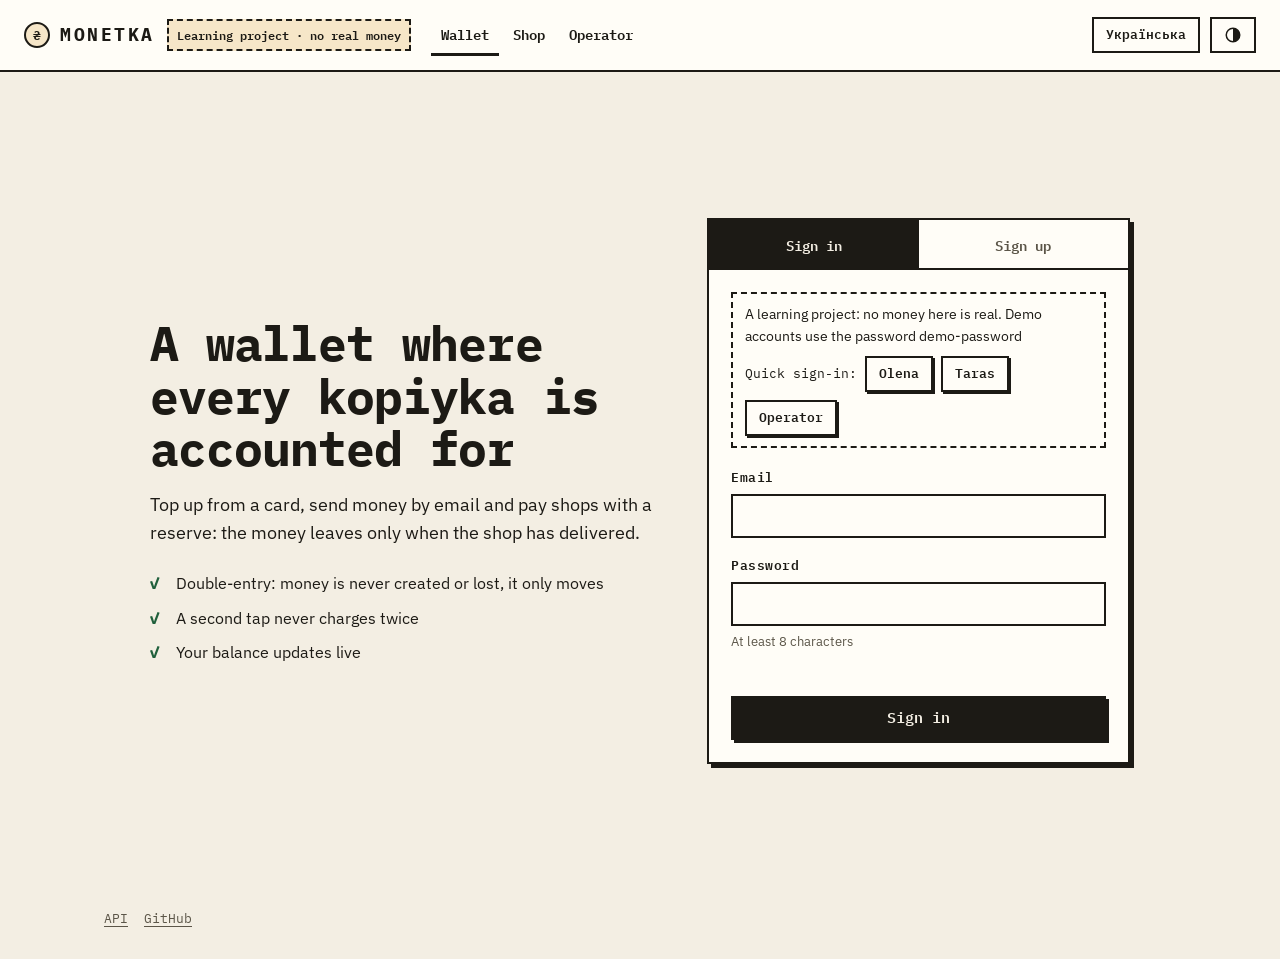
<file: app/web/static/index.html>
<!doctype html>
<html lang="uk">
<head>
<meta charset="utf-8">
<meta name="viewport" content="width=device-width, initial-scale=1">
<link rel="icon" href="assets/favicon.svg" type="image/svg+xml">
<link rel="preconnect" href="https://fonts.googleapis.com">
<link rel="preconnect" href="https://fonts.gstatic.com" crossorigin>
<link rel="stylesheet" href="https://fonts.googleapis.com/css2?family=IBM+Plex+Mono:wght@400;600;700&family=IBM+Plex+Sans:wght@400;600&display=swap">
<link rel="stylesheet" href="assets/css/monetka.css">
<title>Monetka</title>
<meta name="description" content="Monetka: a digital wallet on a double-entry ledger">
</head>
<body>
<a class="skip" href="#main" data-i18n="skip">Skip to content</a>
<header class="topbar">
  <a class="logo" href="app.html"><span class="coin" aria-hidden="true">₴</span>Monetka</a>
  <span class="badge" data-i18n="nav.badge">Learning project · no real money</span>
  <nav class="mainnav" data-i18n-label="nav.sections" aria-label="Sections">
    <a href="app.html" data-i18n="nav.wallet">Wallet</a>
    <a href="shop.html" data-i18n="nav.shop">Demo shop</a>
    <a href="ops.html" data-i18n="nav.ops">Operator panel</a>
  </nav>
  <div class="tools">
    <button class="btn small ghost" type="button" data-action="lang" data-i18n="nav.lang">English</button>
    <button class="btn small ghost" type="button" data-action="theme" data-i18n-label="nav.theme" aria-label="Switch theme"><svg viewBox="0 0 24 24" aria-hidden="true"><circle cx="12" cy="12" r="9" fill="none" stroke="currentColor" stroke-width="2"/><path d="M12 3a9 9 0 0 1 0 18z" fill="currentColor"/></svg></button>
    <button class="btn small" type="button" data-action="signout" data-i18n="nav.signout" hidden></button>
  </div>
</header>
<main id="main" class="auth">
  <div class="auth-wrap">
    <section>
      <h1 data-i18n="auth.title"></h1>
      <p class="lead" data-i18n="auth.lead"></p>
      <ul class="facts">
        <li data-i18n="auth.fact1"></li>
        <li data-i18n="auth.fact2"></li>
        <li data-i18n="auth.fact3"></li>
      </ul>
    </section>
    <section class="card">
      <div class="tabs" role="tablist">
        <button type="button" role="tab" id="tab-in" aria-selected="true" aria-controls="auth-form" data-mode="in" data-i18n="auth.signin"></button>
        <button type="button" role="tab" id="tab-up" aria-selected="false" aria-controls="auth-form" data-mode="up" data-i18n="auth.signup"></button>
      </div>
      <div class="demo-note">
        <p data-i18n="auth.demo"></p>
        <div class="quick">
          <span data-i18n="auth.quick"></span>
          <button class="btn small" type="button" data-as="olena@monetka.demo" data-i18n="auth.olena"></button>
          <button class="btn small" type="button" data-as="taras@monetka.demo" data-i18n="auth.taras"></button>
          <button class="btn small" type="button" data-as="ops@monetka.demo" data-i18n="auth.operator"></button>
        </div>
      </div>
      <p class="banner warn" id="ops-hint" hidden data-i18n="auth.opsHint"></p>
      <form id="auth-form" role="tabpanel" aria-labelledby="tab-in" novalidate>
        <div class="field">
          <label for="email" data-i18n="auth.email"></label>
          <input id="email" name="email" type="email" autocomplete="username" required>
        </div>
        <div class="field">
          <label for="password" data-i18n="auth.password"></label>
          <input id="password" name="password" type="password" autocomplete="current-password" minlength="8" required aria-describedby="password-hint">
          <span class="hint" id="password-hint" data-i18n="auth.passwordHint"></span>
        </div>
        <p class="form-error" role="alert"></p>
        <button class="btn primary" type="submit" data-i18n="auth.submitIn" style="width:100%"></button>
      </form>
    </section>
  </div>
</main>
<footer class="site">
  <a href="/docs" data-i18n="nav.api" id="api-link"></a>
  <a href="https://github.com/ZamotVlad/monetka">GitHub</a>
</footer>
<script type="module" src="assets/js/auth.js"></script>
</body>
</html>
</file>
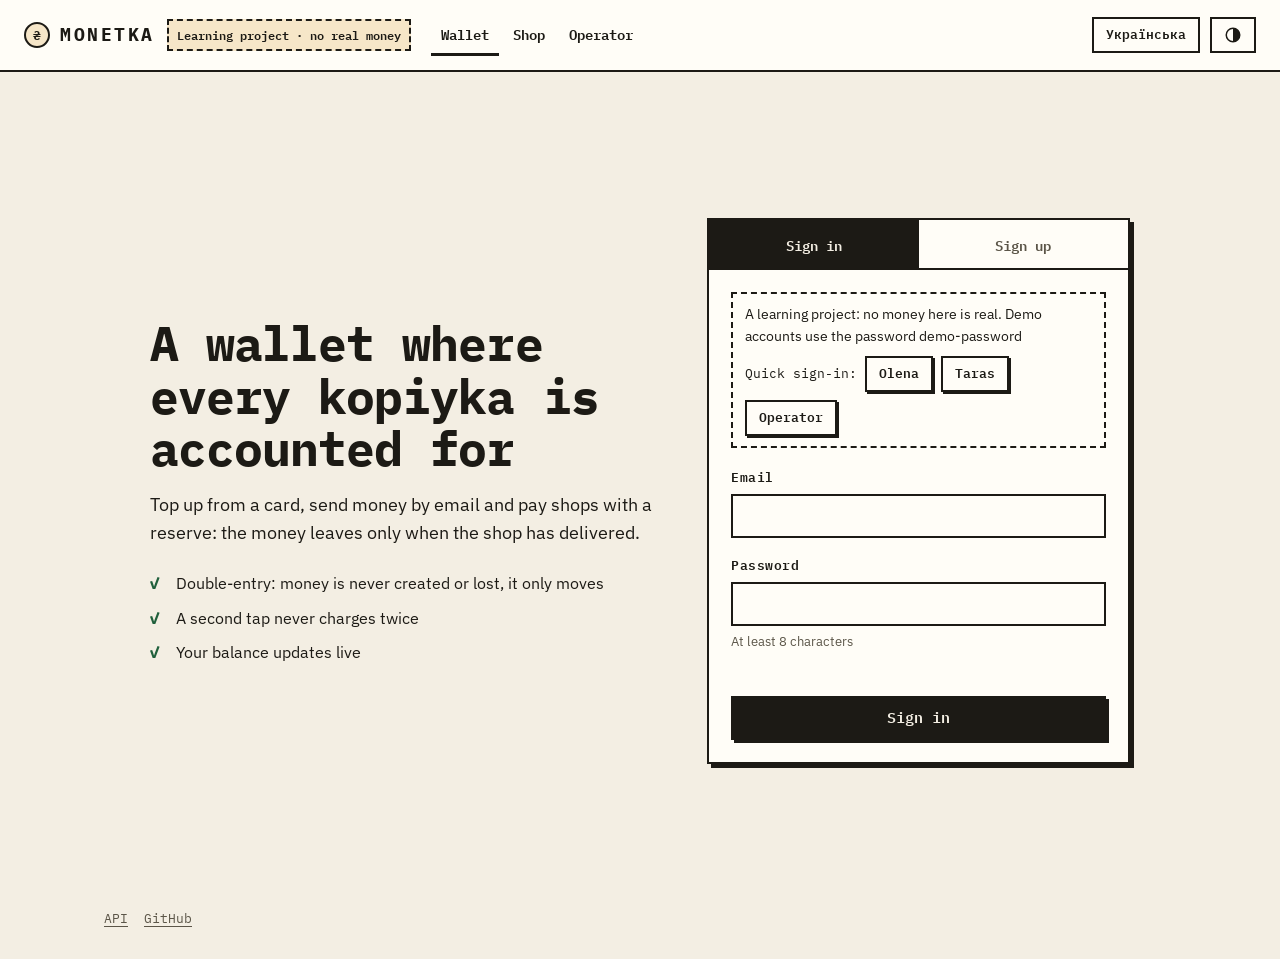
<file: app/web/static/app.html>
<!doctype html>
<html lang="uk">
<head>
<meta charset="utf-8">
<meta name="viewport" content="width=device-width, initial-scale=1">
<link rel="icon" href="assets/favicon.svg" type="image/svg+xml">
<link rel="preconnect" href="https://fonts.googleapis.com">
<link rel="preconnect" href="https://fonts.gstatic.com" crossorigin>
<link rel="stylesheet" href="https://fonts.googleapis.com/css2?family=IBM+Plex+Mono:wght@400;600;700&family=IBM+Plex+Sans:wght@400;600&display=swap">
<link rel="stylesheet" href="assets/css/monetka.css">
<title>Monetka · Wallet</title>
</head>
<body>
<a class="skip" href="#main" data-i18n="skip">Skip to content</a>
<header class="topbar">
  <a class="logo" href="app.html"><span class="coin" aria-hidden="true">₴</span>Monetka</a>
  <span class="badge" data-i18n="nav.badge">Learning project · no real money</span>
  <nav class="mainnav" data-i18n-label="nav.sections" aria-label="Sections">
    <a href="app.html" data-i18n="nav.wallet">Wallet</a>
    <a href="shop.html" data-i18n="nav.shop">Demo shop</a>
    <a href="ops.html" data-i18n="nav.ops">Operator panel</a>
  </nav>
  <div class="tools">
    <span class="live" id="live" data-state="off" data-i18n="live.off"></span>
    <span class="who" id="who"></span>
    <button class="btn small ghost" type="button" data-action="lang" data-i18n="nav.lang">English</button>
    <button class="btn small ghost" type="button" data-action="theme" data-i18n-label="nav.theme" aria-label="Switch theme"><svg viewBox="0 0 24 24" aria-hidden="true"><circle cx="12" cy="12" r="9" fill="none" stroke="currentColor" stroke-width="2"/><path d="M12 3a9 9 0 0 1 0 18z" fill="currentColor"/></svg></button>
    <button class="btn small" type="button" data-action="signout" data-i18n="nav.signout" hidden></button>
  </div>
</header>

<main id="main" class="page">
  <div id="banner" role="status" aria-live="polite"></div>
  <div class="grid">
    <div class="stack">
      <section class="card balance" aria-labelledby="available-label">
        <div>
          <div class="label" id="available-label" data-i18n="wallet.available"></div>
          <div class="main" id="available">—</div>
        </div>
        <div class="split">
          <div>
            <div class="label" data-i18n="wallet.held"></div>
            <div class="value" id="held">—</div>
            <div class="label" data-i18n="wallet.heldHint"></div>
          </div>
          <div>
            <div class="label" data-i18n="wallet.total"></div>
            <div class="value" id="total">—</div>
          </div>
        </div>
        <div class="actions">
          <button class="btn primary" type="button" data-open="topup" data-i18n="wallet.topup"></button>
          <button class="btn" type="button" data-open="send" data-i18n="wallet.send"></button>
          <button class="btn" type="button" data-open="withdraw" data-i18n="wallet.withdraw"></button>
          <button class="btn" type="button" id="test-money" hidden data-i18n="wallet.testMoney"></button>
        </div>
      </section>

      <section class="card" aria-labelledby="requests-title">
        <h2 id="requests-title" data-i18n="wallet.requests"></h2>
        <div id="requests"></div>
      </section>

      <section class="card" aria-labelledby="history-title">
        <h2 id="history-title" data-i18n="wallet.history"></h2>
        <ul class="history" id="history"></ul>
        <button class="btn small" type="button" id="more" hidden data-i18n="wallet.more"></button>
      </section>
    </div>

    <aside class="stack">
      <section class="card" aria-labelledby="reserved-title">
        <h2 id="reserved-title" data-i18n="wallet.reserved"></h2>
        <div id="reserved"></div>
      </section>
      <section class="card" aria-labelledby="statements-title">
        <h2 id="statements-title" data-i18n="wallet.statements"></h2>
        <ul class="list-plain" id="statements"></ul>
        <button class="btn small" type="button" id="make-statement" data-i18n="wallet.makeStatement" style="margin-top:12px"></button>
      </section>
    </aside>
  </div>
</main>

<dialog id="topup" aria-labelledby="topup-title">
  <form method="dialog" novalidate>
    <h2 id="topup-title" data-i18n="dialog.topup"></h2>
    <div class="field">
      <label for="topup-amount" data-i18n="dialog.amount"></label>
      <input class="money" id="topup-amount" name="amount" inputmode="decimal" autocomplete="off" required aria-describedby="topup-hint">
      <span class="hint" id="topup-hint" data-i18n="dialog.topupHint"></span>
    </div>
    <p class="form-error" role="alert"></p>
    <div class="row">
      <button class="btn ghost" type="button" value="cancel" data-close data-i18n="dialog.cancel"></button>
      <button class="btn primary" type="submit" data-i18n="dialog.continue"></button>
    </div>
  </form>
</dialog>

<dialog id="send" aria-labelledby="send-title">
  <form method="dialog" novalidate>
    <h2 id="send-title" data-i18n="dialog.send"></h2>
    <div class="field">
      <label for="send-to" data-i18n="dialog.to"></label>
      <input id="send-to" name="to" type="email" autocomplete="email" list="people" required>
      <datalist id="people">
        <option value="taras@monetka.demo">
        <option value="olena@monetka.demo">
      </datalist>
    </div>
    <div class="field">
      <label for="send-amount" data-i18n="dialog.amount"></label>
      <input class="money" id="send-amount" name="amount" inputmode="decimal" autocomplete="off" required>
    </div>
    <div class="field">
      <label for="send-note" data-i18n="dialog.note"></label>
      <input id="send-note" name="note" maxlength="140">
    </div>
    <p class="form-error" role="alert"></p>
    <div class="row">
      <button class="btn ghost" type="button" data-close data-i18n="dialog.cancel"></button>
      <button class="btn primary" type="submit" data-i18n="dialog.sendBtn"></button>
    </div>
  </form>
</dialog>

<dialog id="withdraw" aria-labelledby="withdraw-title">
  <form method="dialog" novalidate>
    <h2 id="withdraw-title" data-i18n="dialog.withdraw"></h2>
    <div class="field">
      <label for="withdraw-amount" data-i18n="dialog.amount"></label>
      <input class="money" id="withdraw-amount" name="amount" inputmode="decimal" autocomplete="off" required>
    </div>
    <div class="field">
      <label for="withdraw-card" data-i18n="dialog.card"></label>
      <input id="withdraw-card" name="card" inputmode="numeric" pattern="\d{4}" maxlength="4" autocomplete="off" required value="4242">
    </div>
    <p class="form-error" role="alert"></p>
    <div class="row">
      <button class="btn ghost" type="button" data-close data-i18n="dialog.cancel"></button>
      <button class="btn primary" type="submit" data-i18n="dialog.withdrawBtn"></button>
    </div>
  </form>
</dialog>

<script type="module" src="assets/js/wallet.js"></script>
</body>
</html>
</file>
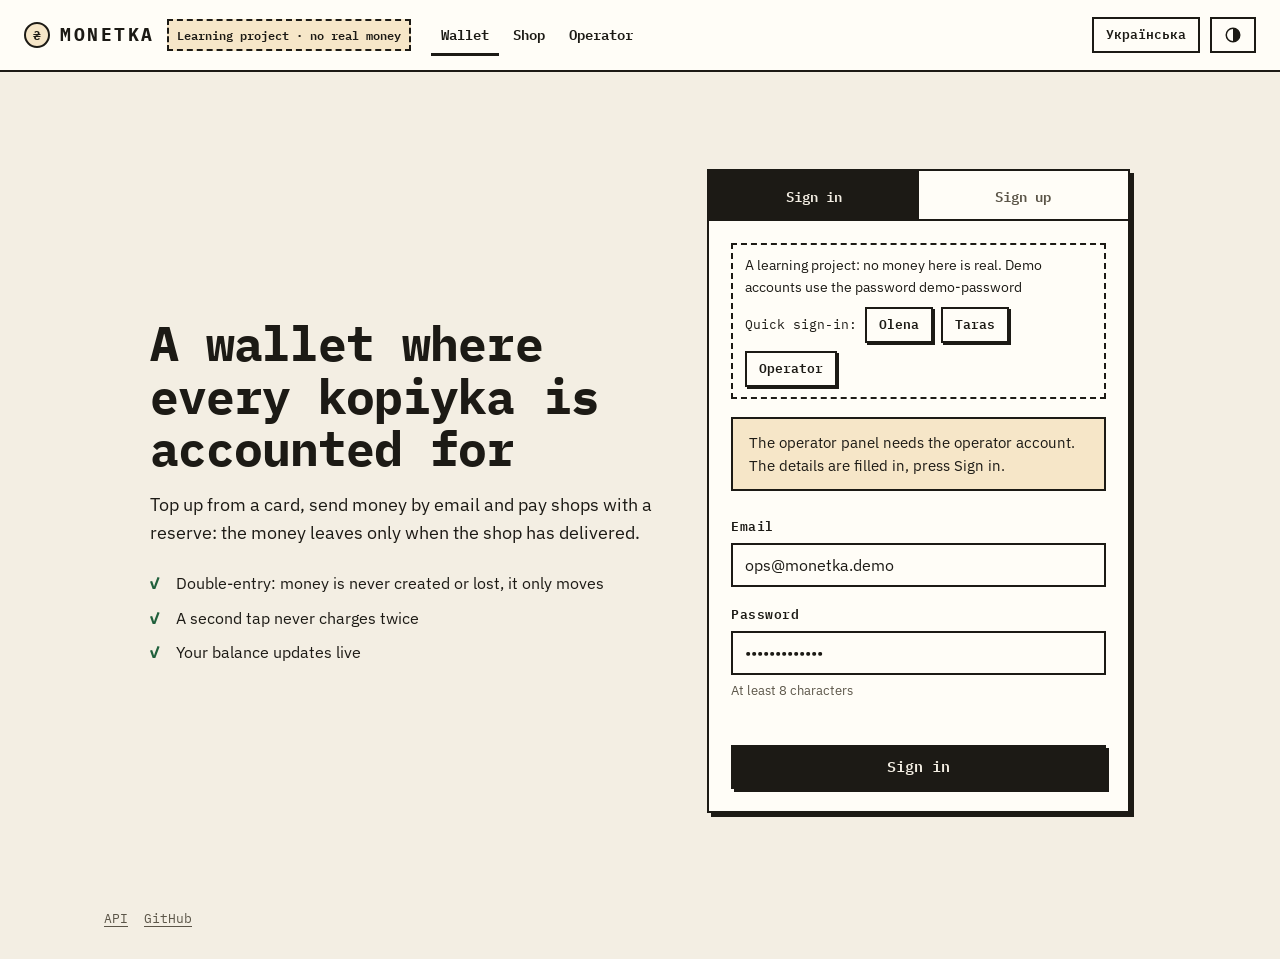
<file: app/web/static/ops.html>
<!doctype html>
<html lang="uk">
<head>
<meta charset="utf-8">
<meta name="viewport" content="width=device-width, initial-scale=1">
<link rel="icon" href="assets/favicon.svg" type="image/svg+xml">
<link rel="preconnect" href="https://fonts.googleapis.com">
<link rel="preconnect" href="https://fonts.gstatic.com" crossorigin>
<link rel="stylesheet" href="https://fonts.googleapis.com/css2?family=IBM+Plex+Mono:wght@400;600;700&family=IBM+Plex+Sans:wght@400;600&display=swap">
<link rel="stylesheet" href="assets/css/monetka.css">
<title>Monetka · Operator</title>
</head>
<body>
<a class="skip" href="#main" data-i18n="skip">Skip to content</a>
<header class="topbar">
  <a class="logo" href="app.html"><span class="coin" aria-hidden="true">₴</span>Monetka</a>
  <span class="badge" data-i18n="nav.badge">Learning project · no real money</span>
  <nav class="mainnav" data-i18n-label="nav.sections" aria-label="Sections">
    <a href="app.html" data-i18n="nav.wallet">Wallet</a>
    <a href="shop.html" data-i18n="nav.shop">Demo shop</a>
    <a href="ops.html" data-i18n="nav.ops">Operator panel</a>
  </nav>
  <div class="tools">
    <button class="btn small ghost" type="button" data-action="lang" data-i18n="nav.lang">English</button>
    <button class="btn small ghost" type="button" data-action="theme" data-i18n-label="nav.theme" aria-label="Switch theme"><svg viewBox="0 0 24 24" aria-hidden="true"><circle cx="12" cy="12" r="9" fill="none" stroke="currentColor" stroke-width="2"/><path d="M12 3a9 9 0 0 1 0 18z" fill="currentColor"/></svg></button>
    <button class="btn small" type="button" data-action="signout" data-i18n="nav.signout" hidden></button>
  </div>
</header>
<main id="main" class="page stack">
  <p class="banner warn" id="denied" hidden data-i18n="ops.denied"></p>
  <button class="btn primary" type="button" id="switch" hidden data-i18n="ops.signInAs" style="justify-self:start"></button>
  <section class="card" aria-labelledby="about-title">
    <h2 id="about-title" data-i18n="ops.aboutTitle"></h2>
    <p class="muted" data-i18n="ops.about" style="margin:0"></p>
  </section>
  <section aria-label="Overview" class="tiles" id="tiles"></section>
  <section class="card" aria-labelledby="rec-title">
    <h2 id="rec-title" data-i18n="ops.reconciliation"></h2>
    <div class="tiles" id="reconciliation" style="grid-template-columns:repeat(auto-fit,minmax(200px,1fr))"></div>
    <button class="btn small" type="button" id="run" data-i18n="ops.runNow" style="margin-top:16px"></button>
  </section>
  <section class="card" aria-labelledby="journal-title">
    <h2 id="journal-title" data-i18n="ops.journal"></h2>
    <p class="muted" data-i18n="ops.journalHint"></p>
    <div class="table-wrap">
      <table class="journal">
        <thead><tr>
          <th scope="col" data-i18n="ops.colAccount"></th>
          <th scope="col" data-i18n="ops.colOwner"></th>
          <th scope="col" class="num" data-i18n="ops.colDebit"></th>
          <th scope="col" class="num" data-i18n="ops.colCredit"></th>
        </tr></thead>
        <tbody id="journal"></tbody>
      </table>
    </div>
  </section>
</main>
<script type="module" src="assets/js/ops.js"></script>
</body>
</html>
</file>
<file: app/web/static/assets/css/monetka.css>
/* Monetka: a ledger book on paper. Thick rules, offset shadows, numbers in mono. */

:root {
  --paper: #f3eee3;
  --card: #fffdf7;
  --ink: #1c1a15;
  --muted: #5b5548;
  --rule: #d8cfbb;
  --green: #1f5f3b;
  --green-soft: #dcebdf;
  --red: #9c2418;
  --red-soft: #f6dfda;
  --amber: #82460a;
  --amber-soft: #f6e6c8;
  --focus: #c2410c;
  --shadow: 4px 4px 0 var(--ink);
  --mono: "IBM Plex Mono", ui-monospace, Menlo, Consolas, monospace;
  --sans: "IBM Plex Sans", system-ui, -apple-system, "Segoe UI", sans-serif;
  color-scheme: light;
}

@media (prefers-color-scheme: dark) {
  :root:not([data-theme="light"]) {
    --paper: #15130f;
    --card: #1f1c16;
    --ink: #efe8d8;
    --muted: #b3aa96;
    --rule: #3b362c;
    --green: #7ed3a0;
    --green-soft: #1d3326;
    --red: #ff9888;
    --red-soft: #3b201c;
    --amber: #f2b766;
    --amber-soft: #3a2c16;
    --focus: #fb923c;
    color-scheme: dark;
  }
}

:root[data-theme="dark"] {
  --paper: #15130f;
  --card: #1f1c16;
  --ink: #efe8d8;
  --muted: #b3aa96;
  --rule: #3b362c;
  --green: #7ed3a0;
  --green-soft: #1d3326;
  --red: #ff9888;
  --red-soft: #3b201c;
  --amber: #f2b766;
  --amber-soft: #3a2c16;
  --focus: #fb923c;
  color-scheme: dark;
}

* { box-sizing: border-box; }

[hidden] { display: none !important; }

html { -webkit-text-size-adjust: 100%; }

body {
  margin: 0;
  background: var(--paper);
  color: var(--ink);
  font: 16px/1.55 var(--sans);
  min-height: 100vh;
}

a { color: inherit; text-underline-offset: 3px; }

:focus-visible { outline: 3px solid var(--focus); outline-offset: 2px; }

.sr-only {
  position: absolute; width: 1px; height: 1px; padding: 0; margin: -1px;
  overflow: hidden; clip: rect(0 0 0 0); white-space: nowrap; border: 0;
}

.skip {
  position: absolute; left: 16px; top: -48px; z-index: 10;
  background: var(--ink); color: var(--paper); padding: 8px 12px;
}
.skip:focus { top: 8px; }

/* Header */

.topbar {
  display: flex; align-items: center; gap: 12px; flex-wrap: wrap;
  padding: 14px 24px; border-bottom: 2px solid var(--ink); background: var(--card);
}

.logo {
  display: inline-flex; align-items: center; gap: 10px;
  font: 700 18px/1 var(--mono); letter-spacing: .14em; text-transform: uppercase;
  text-decoration: none;
}

.logo .coin {
  width: 26px; height: 26px; border: 2px solid var(--ink); border-radius: 50%;
  display: grid; place-items: center; font-size: 13px; letter-spacing: 0;
  background: var(--amber-soft);
}

.badge {
  font: 600 12px var(--mono); padding: 4px 8px;
  border: 2px dashed var(--ink); background: var(--amber-soft);
}

.mainnav { display: flex; gap: 4px; flex-wrap: wrap; margin-left: 8px; }
.mainnav a {
  font: 600 14px var(--mono); text-decoration: none; padding: 8px 10px;
  border-bottom: 3px solid transparent;
}
.mainnav a:hover { border-bottom-color: var(--rule); }
.mainnav a[aria-current="page"] { border-bottom-color: var(--ink); }

.tools { display: flex; align-items: center; gap: 10px; margin-left: auto; flex-wrap: wrap; }

.topbar .who { font: 13px var(--mono); color: var(--muted); }

/* Buttons and fields */

.btn {
  display: inline-flex; align-items: center; justify-content: center; gap: 8px;
  min-height: 44px; padding: 10px 16px; cursor: pointer;
  font: 600 15px/1.2 var(--mono); color: var(--ink); text-decoration: none;
  background: var(--card); border: 2px solid var(--ink); box-shadow: 3px 3px 0 var(--ink);
  transition: transform .08s, box-shadow .08s;
}
.btn:hover { transform: translate(-1px, -1px); box-shadow: 4px 4px 0 var(--ink); }
.btn:active { transform: translate(2px, 2px); box-shadow: 1px 1px 0 var(--ink); }
.btn[disabled] { opacity: .55; cursor: progress; }
.btn.primary { background: var(--ink); color: var(--paper); }
.btn.good { background: var(--green); color: var(--card); border-color: var(--ink); }
.btn.small { min-height: 36px; height: 36px; padding: 0 12px; font-size: 13px; box-shadow: 2px 2px 0 var(--ink); }
.btn.ghost, .btn.ghost:hover, .btn.ghost:active { box-shadow: none; transform: none; }
.btn svg { display: block; width: 18px; height: 18px; flex: none; }
.tools .btn { vertical-align: middle; }

.field { display: grid; gap: 6px; margin-bottom: 16px; }
.field label { font: 600 13px var(--mono); letter-spacing: .04em; }
.field .hint { font-size: 13px; color: var(--muted); }

input, select, textarea {
  width: 100%; min-height: 44px; padding: 10px 12px;
  font: 16px var(--sans); color: var(--ink);
  background: var(--card); border: 2px solid var(--ink); border-radius: 0;
}
input.money { font-family: var(--mono); font-size: 20px; }

/* Layout */

.page { max-width: 1120px; margin: 0 auto; padding: 28px 24px 64px; }

.grid { display: grid; gap: 24px; grid-template-columns: minmax(0, 1fr) 340px; align-items: start; }
.stack { display: grid; gap: 24px; }

.card {
  background: var(--card); border: 2px solid var(--ink); box-shadow: var(--shadow);
  padding: 22px;
}

.card h2, .section-title {
  margin: 0 0 14px; font: 700 13px/1.3 var(--mono);
  letter-spacing: .14em; text-transform: uppercase;
}

.muted { color: var(--muted); }
.mono { font-family: var(--mono); }

/* Balance */

.balance { display: grid; gap: 18px; }
.balance .label { font: 13px var(--mono); color: var(--muted); }
.balance .main { font: 700 clamp(36px, 7vw, 56px)/1.05 var(--mono); letter-spacing: -.02em; }
.balance .split { display: grid; grid-template-columns: repeat(2, minmax(0, 1fr)); border-top: 2px solid var(--ink); }
.balance .split > div { padding-top: 12px; }
.balance .split > div + div { border-left: 2px dashed var(--rule); padding-left: 16px; }
.balance .split .value { font: 600 20px var(--mono); }
.actions { display: flex; flex-wrap: wrap; gap: 12px; }

/* Request cards */

.request {
  border: 2px solid var(--ink); background: var(--amber-soft);
  padding: 16px; display: grid; gap: 10px;
}
.request + .request { margin-top: 14px; }
.request .head { display: flex; justify-content: space-between; gap: 12px; align-items: baseline; flex-wrap: wrap; }
.request .shop { font: 700 16px var(--mono); }
.request .sum { font: 700 22px var(--mono); }
.request p { margin: 0; font-size: 14px; }
.request .row { display: flex; gap: 10px; flex-wrap: wrap; }

.reserve { padding: 12px 0; border-bottom: 1px dashed var(--rule); display: grid; gap: 2px; }
.reserve:last-child { border-bottom: 0; }
.reserve .top { display: flex; justify-content: space-between; gap: 8px; font-family: var(--mono); }

/* History: a page of a ledger book */

.history { list-style: none; margin: 0; padding: 0; }
.history li {
  display: grid; grid-template-columns: 74px minmax(0, 1fr) auto; gap: 14px; align-items: baseline;
  padding: 12px 0; border-bottom: 1px dashed var(--rule);
}
.history li:last-child { border-bottom: 0; }
.history time { font: 12px/1.3 var(--mono); color: var(--muted); }
.history .what { min-width: 0; }
.history .what strong { display: block; font-weight: 600; overflow-wrap: anywhere; }
.history .what span { font-size: 13px; color: var(--muted); overflow-wrap: anywhere; }
.amount { font: 600 16px var(--mono); white-space: nowrap; text-align: right; }
.amount.in { color: var(--green); }
.amount.out { color: var(--red); }
.amount.held { color: var(--amber); }
.amount.muted { color: var(--muted); text-decoration: line-through; }
.amount.muted small { text-decoration: none; }
.amount small { display: block; font: 11px var(--mono); color: var(--muted); }

.empty { color: var(--muted); font-size: 14px; padding: 8px 0; margin: 0; }

.live { display: inline-flex; align-items: center; gap: 8px; font: 12px var(--mono); color: var(--muted); }
.live::before { content: ""; width: 9px; height: 9px; border-radius: 50%; background: var(--rule); border: 1px solid var(--ink); }
.live[data-state="on"]::before { background: var(--green); }

.banner {
  border: 2px solid var(--ink); background: var(--green-soft); padding: 12px 16px;
  font-size: 15px; margin-bottom: 24px;
}
.banner.warn { background: var(--amber-soft); }

.list-plain { list-style: none; padding: 0; margin: 0; }
.list-plain li { display: flex; justify-content: space-between; gap: 8px; padding: 8px 0; border-bottom: 1px dashed var(--rule); font-family: var(--mono); font-size: 14px; }
.list-plain li:last-child { border-bottom: 0; }

/* Dialogs */

dialog {
  width: min(440px, calc(100vw - 32px)); padding: 0; color: var(--ink);
  background: var(--card); border: 2px solid var(--ink); box-shadow: 8px 8px 0 var(--ink);
}
dialog::backdrop { background: rgb(20 18 14 / .45); }
dialog form { padding: 24px; }
dialog h2 { margin: 0 0 18px; font: 700 18px var(--mono); }
dialog .row { display: flex; gap: 10px; justify-content: flex-end; flex-wrap: wrap; margin-top: 8px; }
.form-error { color: var(--red); font-size: 14px; min-height: 1.4em; margin: 0 0 8px; }

/* Toasts */

.toasts { position: fixed; right: 16px; bottom: 16px; display: grid; gap: 10px; z-index: 20; max-width: calc(100vw - 32px); }
.toast { background: var(--card); border: 2px solid var(--ink); box-shadow: 4px 4px 0 var(--ink); padding: 10px 14px; font-size: 14px; }
.toast.bad { background: var(--red-soft); }
.toast.good { background: var(--green-soft); }

/* Sign-in page */

.auth { min-height: calc(100vh - 62px); display: grid; place-items: center; padding: 32px 16px; }
.auth-wrap { width: min(980px, 100%); display: grid; grid-template-columns: 1.1fr .9fr; gap: 40px; align-items: center; }
.auth h1 { font: 700 clamp(32px, 5vw, 48px)/1.1 var(--mono); margin: 0 0 16px; letter-spacing: -.02em; }
.auth .lead { font-size: 18px; margin: 0 0 24px; max-width: 46ch; }
.facts { list-style: none; padding: 0; margin: 0; display: grid; gap: 10px; }
.facts li { padding-left: 26px; position: relative; }
.facts li::before { content: "✓"; position: absolute; left: 0; font-family: var(--mono); font-weight: 700; color: var(--green); }
.tabs { display: grid; grid-template-columns: 1fr 1fr; margin: -22px -22px 22px; border-bottom: 2px solid var(--ink); }
.tabs button { min-height: 48px; font: 600 14px var(--mono); background: transparent; color: var(--muted); border: 0; cursor: pointer; }
.tabs button[aria-selected="true"] { background: var(--ink); color: var(--paper); }
.demo-note { font-size: 14px; border: 2px dashed var(--ink); padding: 10px 12px; margin-bottom: 18px; }
.demo-note p { margin: 0 0 8px; }
.quick { display: flex; flex-wrap: wrap; gap: 8px; align-items: center; font: 13px var(--mono); }

/* Operator panel */

.tiles { display: grid; grid-template-columns: repeat(4, minmax(0, 1fr)); gap: 16px; }
.tile { background: var(--card); border: 2px solid var(--ink); padding: 14px; }
.tile .label { font: 12px var(--mono); color: var(--muted); text-transform: uppercase; letter-spacing: .08em; }
.tile .value { font: 700 22px var(--mono); margin-top: 4px; overflow-wrap: anywhere; }
.tile.ok { background: var(--green-soft); }
.tile.bad { background: var(--red-soft); }

.table-wrap { overflow-x: auto; }
table.journal { width: 100%; border-collapse: collapse; font: 14px var(--mono); }
.journal th { text-align: left; font-size: 12px; text-transform: uppercase; letter-spacing: .08em; border-bottom: 2px solid var(--ink); padding: 8px; }
.journal td { padding: 6px 8px; border-bottom: 1px dashed var(--rule); vertical-align: top; }
.journal td.num, .journal th.num { text-align: right; white-space: nowrap; }
.journal tbody tr.txn td { border-top: 2px solid var(--ink); font-weight: 700; padding-top: 10px; }
.journal tbody tr.sum td { color: var(--green); font-size: 12px; }

.menu { border: 2px solid var(--ink); padding: 8px 12px 4px; margin: 0 0 12px; }
.menu legend { font: 600 13px var(--mono); padding: 0 6px; }
.menu ul { list-style: none; margin: 0; padding: 0; }
.menu li { display: grid; grid-template-columns: minmax(0, 1fr) auto auto; gap: 10px; align-items: center; padding: 8px 0; border-bottom: 1px dashed var(--rule); }
.menu li:last-child { border-bottom: 0; }
.menu .price { font: 14px var(--mono); color: var(--muted); }
.stepper { display: inline-flex; align-items: center; gap: 6px; }
.stepper button { width: 32px; height: 32px; padding: 0; min-height: 0; }
.stepper output { min-width: 1.5em; text-align: center; font: 600 15px var(--mono); }
.cart-total { display: flex; justify-content: space-between; font-family: var(--mono); margin: 0 0 16px; }

.steps { margin: 0 0 18px; padding-left: 20px; font-size: 14px; display: grid; gap: 4px; }

footer.site { max-width: 1120px; margin: 0 auto; padding: 0 24px 32px; font: 13px var(--mono); color: var(--muted); display: flex; gap: 16px; flex-wrap: wrap; }

@media (max-width: 1100px) {
  .topbar .who { display: none; }
}

@media (max-width: 900px) {
  .grid, .auth-wrap { grid-template-columns: 1fr; }
  .tiles { grid-template-columns: repeat(2, minmax(0, 1fr)); }
}

@media (max-width: 520px) {
  .topbar { padding: 12px 16px; }
  .badge {
  font: 600 12px var(--mono); padding: 4px 8px;
  border: 2px dashed var(--ink); background: var(--amber-soft);
}

.mainnav { display: flex; gap: 4px; flex-wrap: wrap; margin-left: 8px; }
.mainnav a {
  font: 600 14px var(--mono); text-decoration: none; padding: 8px 10px;
  border-bottom: 3px solid transparent;
}
.mainnav a:hover { border-bottom-color: var(--rule); }
.mainnav a[aria-current="page"] { border-bottom-color: var(--ink); }

.tools { display: flex; align-items: center; gap: 10px; margin-left: auto; flex-wrap: wrap; }

.topbar .who { display: none; }
  .page { padding: 20px 16px 48px; }
  .card { padding: 18px; }
  .history li { grid-template-columns: minmax(0, 1fr) auto; }
  .history time { grid-column: 1 / -1; }
  .actions .btn { flex: 1 1 100%; }
  .tabs { margin: -18px -18px 18px; }
}

@media (prefers-reduced-motion: reduce) {
  * { transition: none !important; animation: none !important; scroll-behavior: auto !important; }
}
</file>
